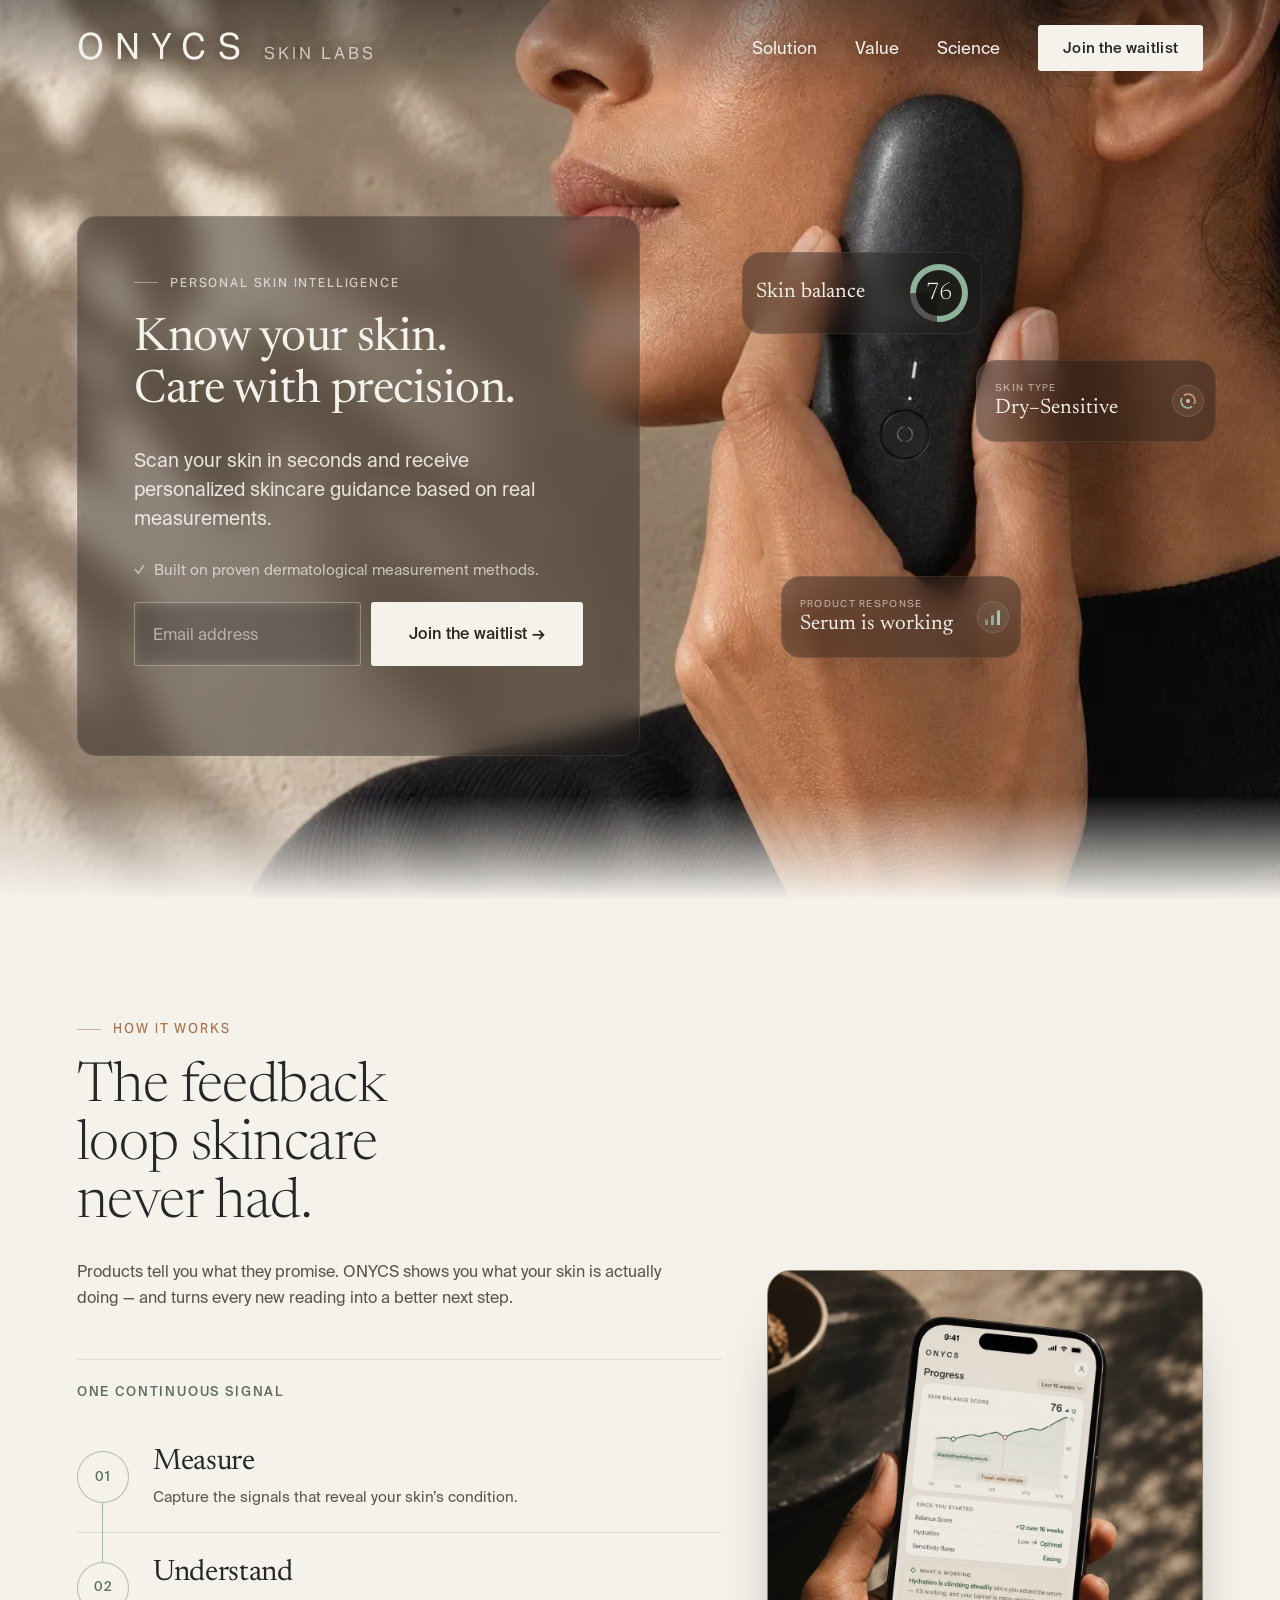
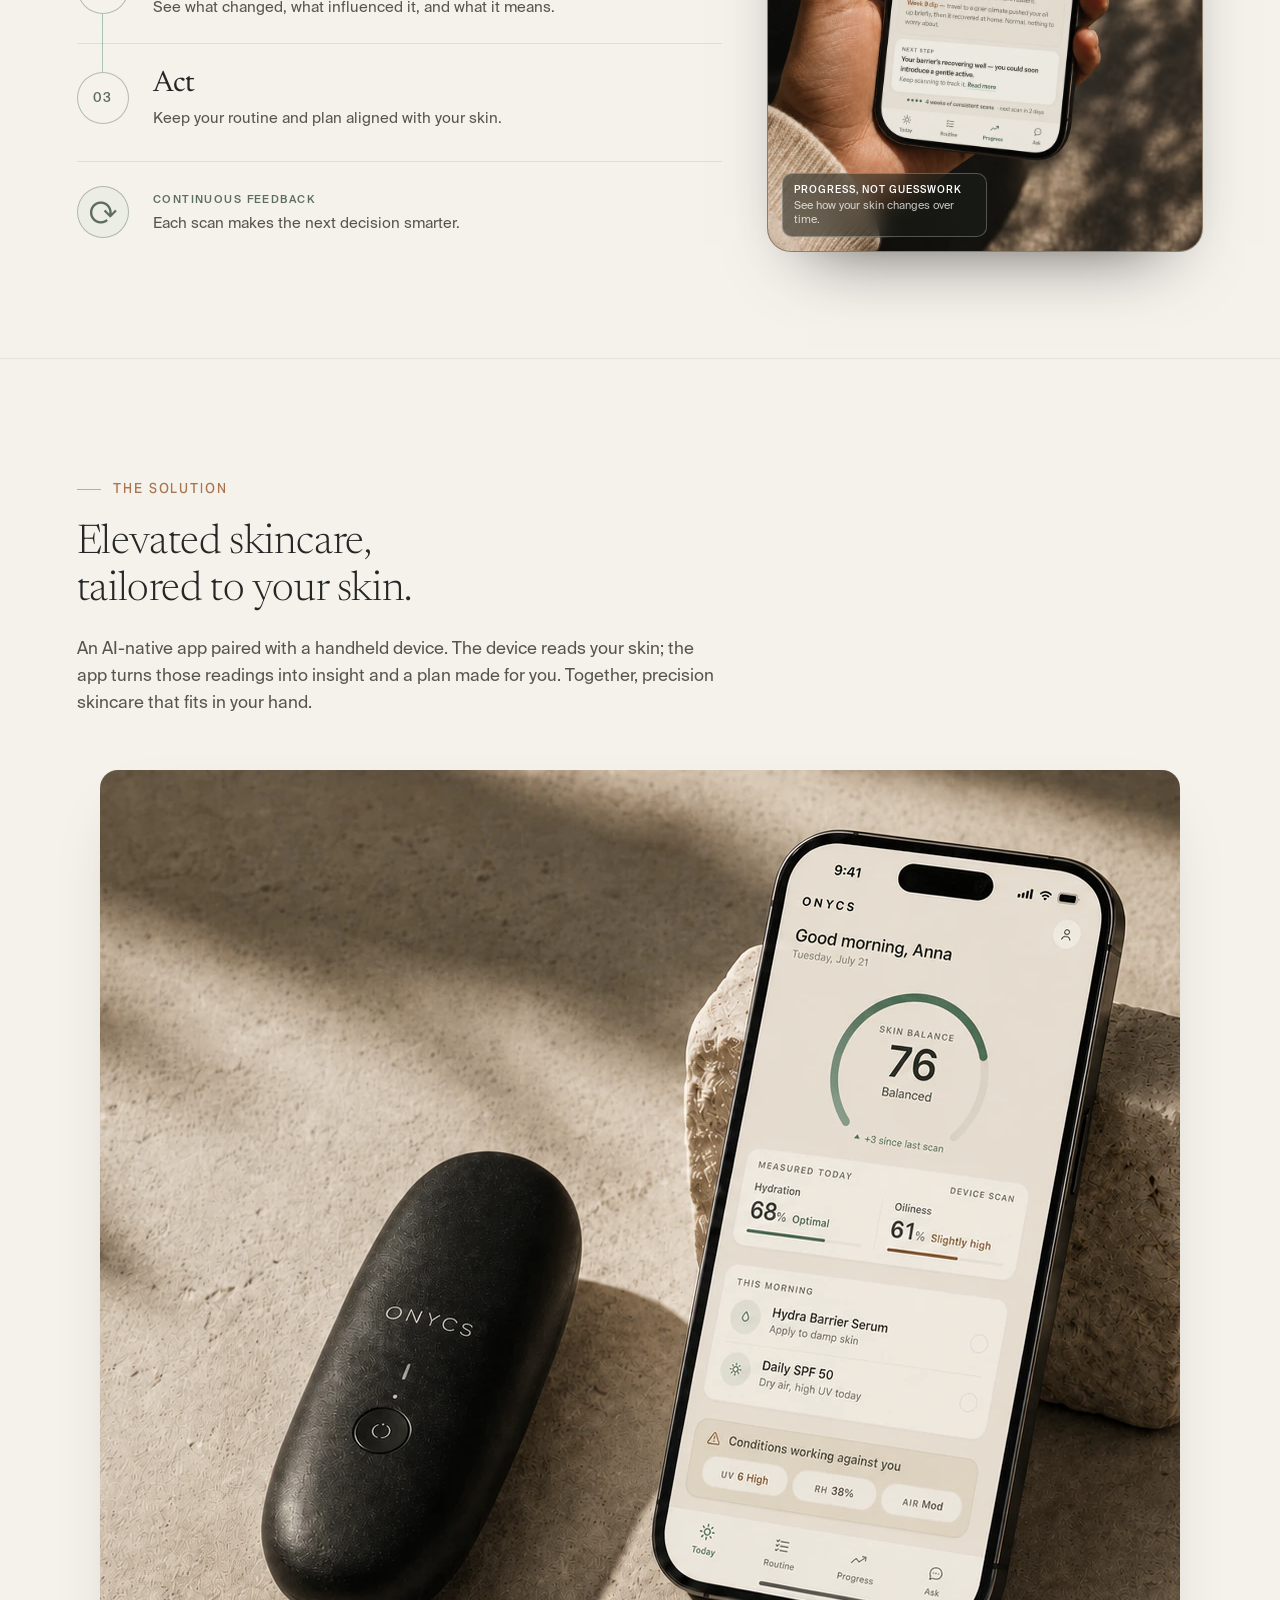
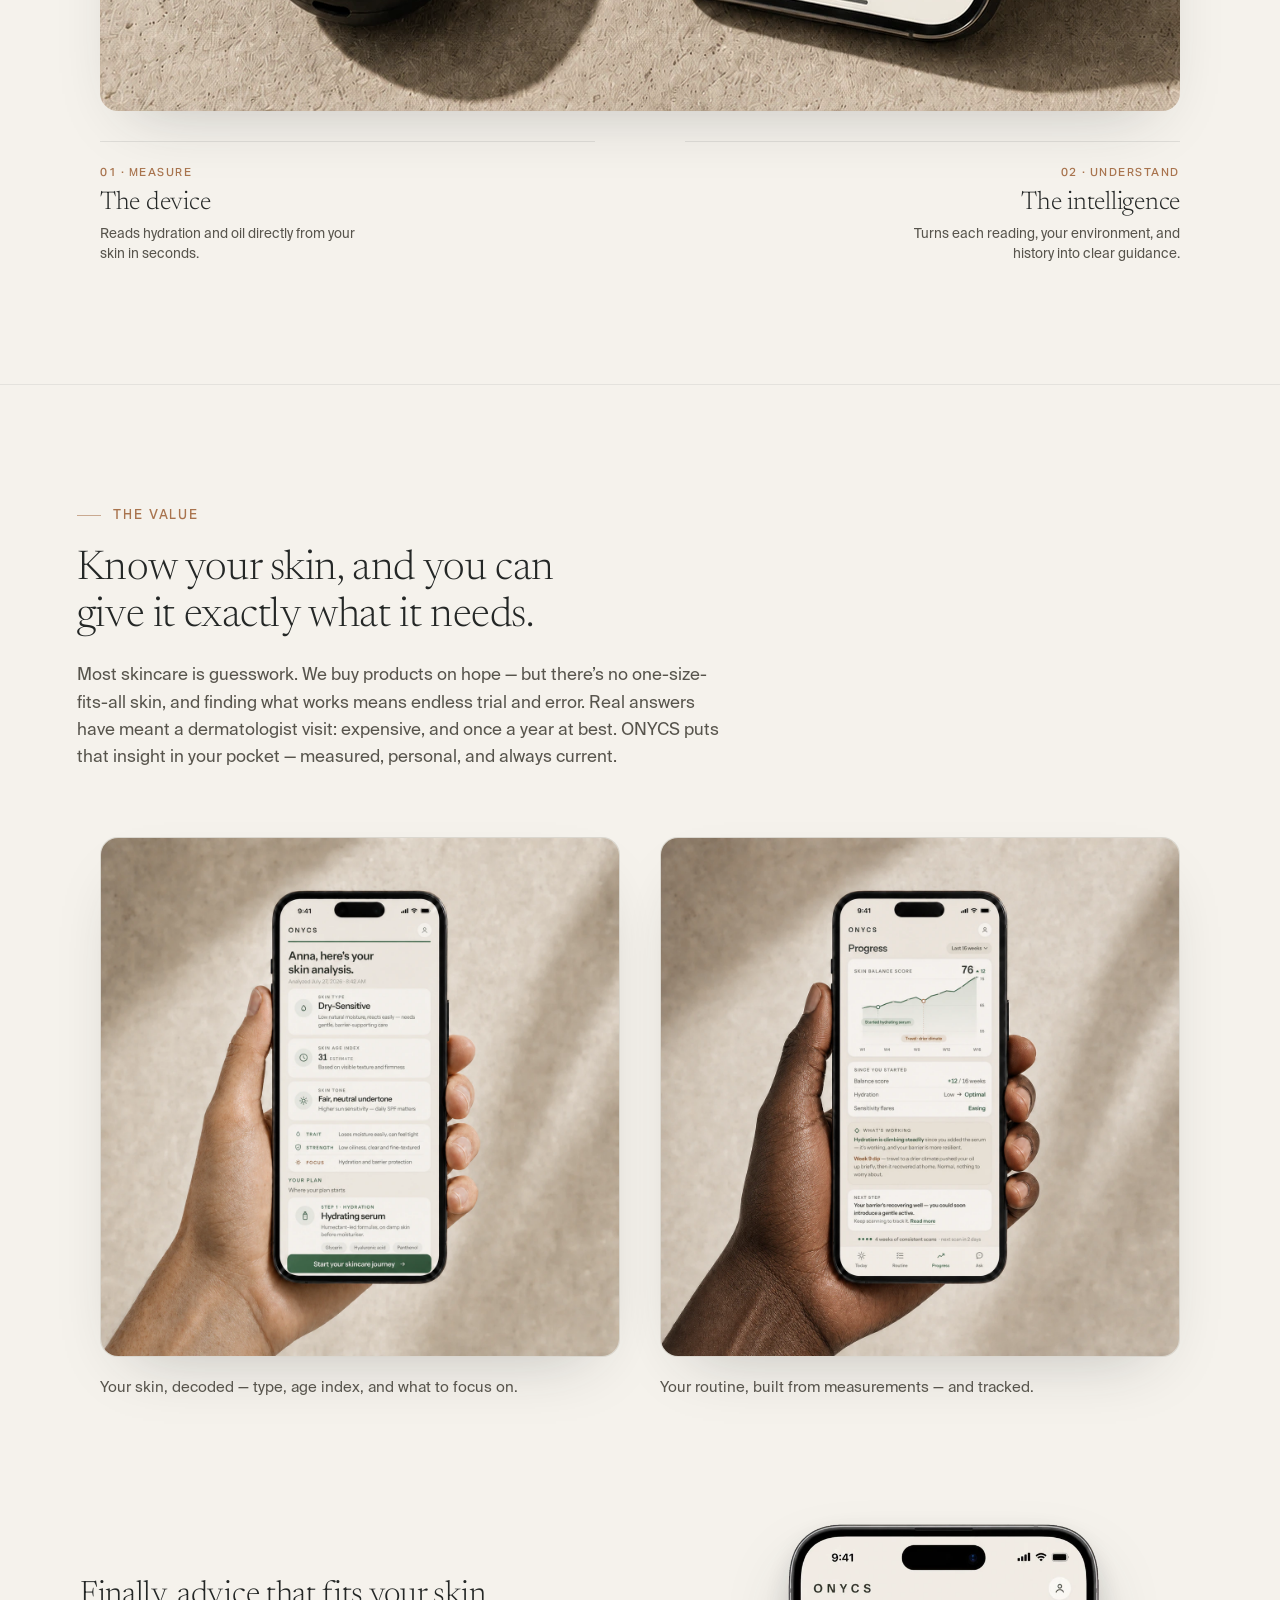
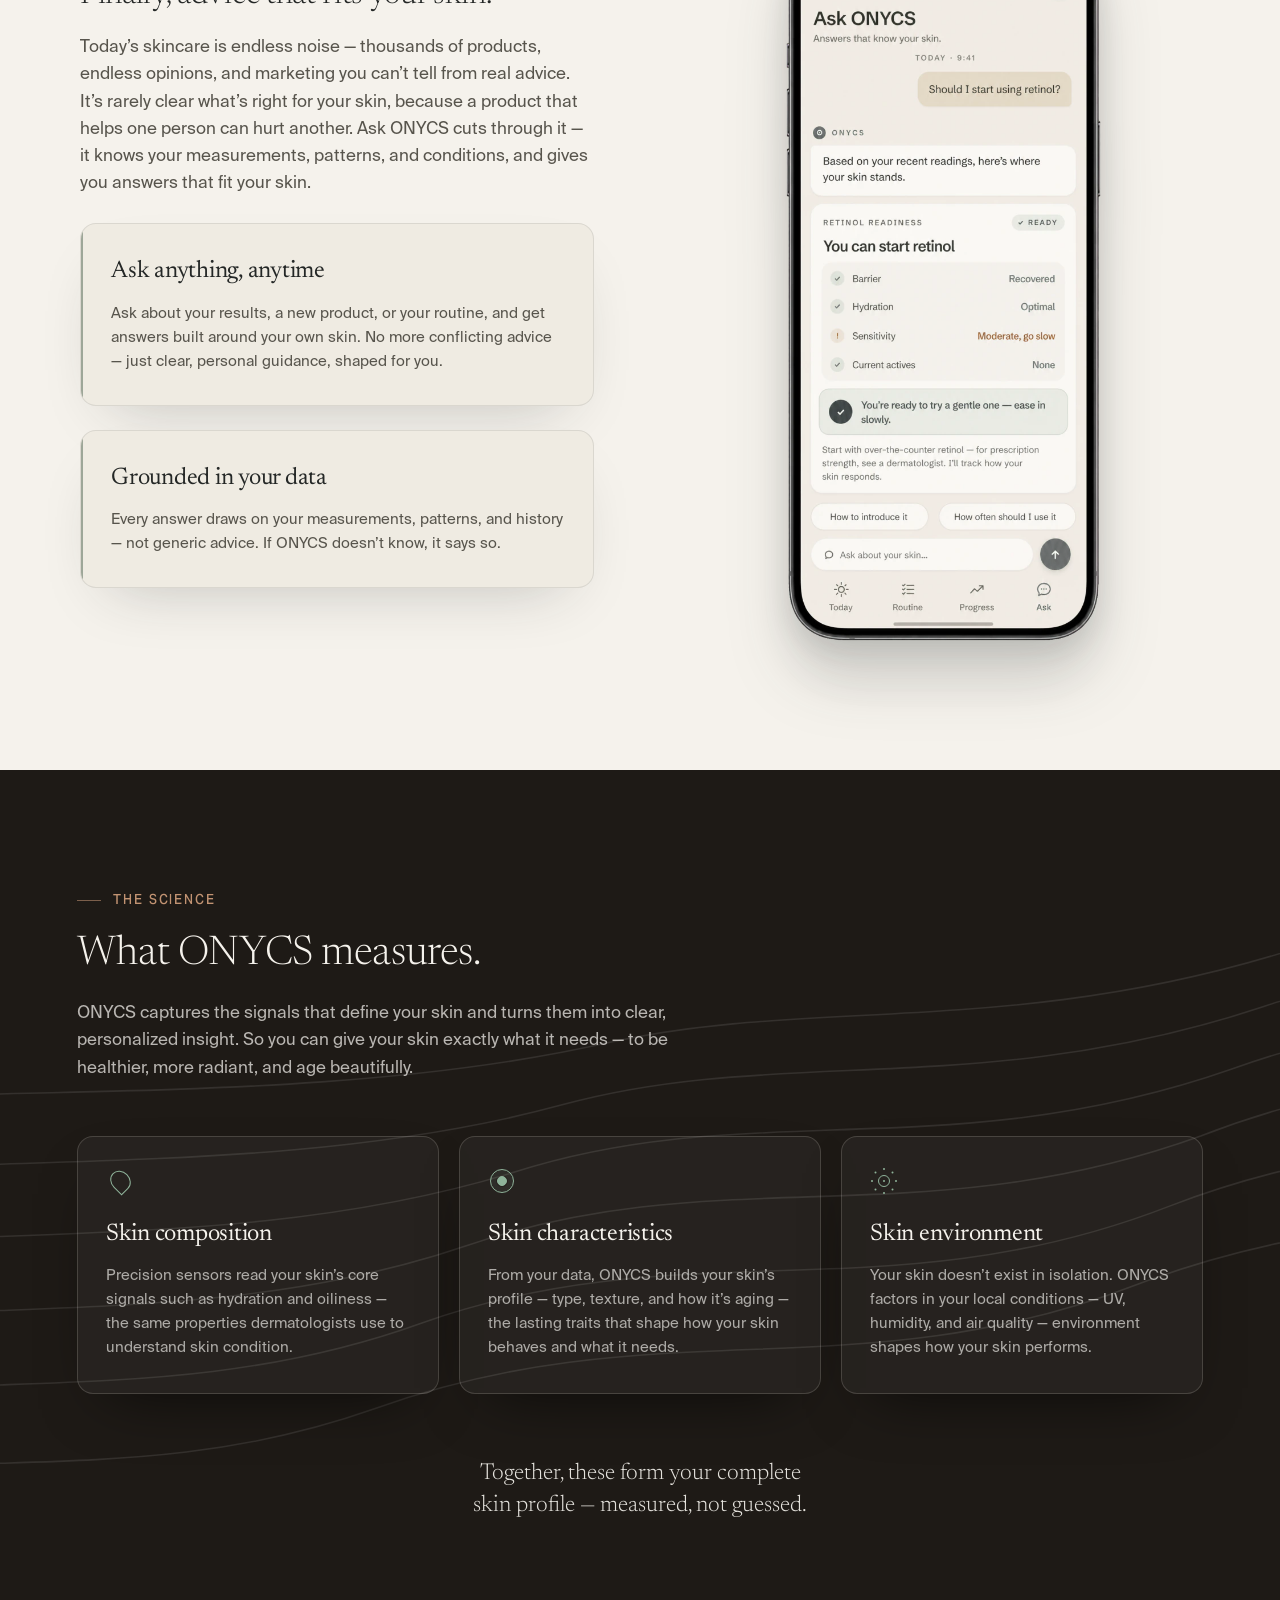
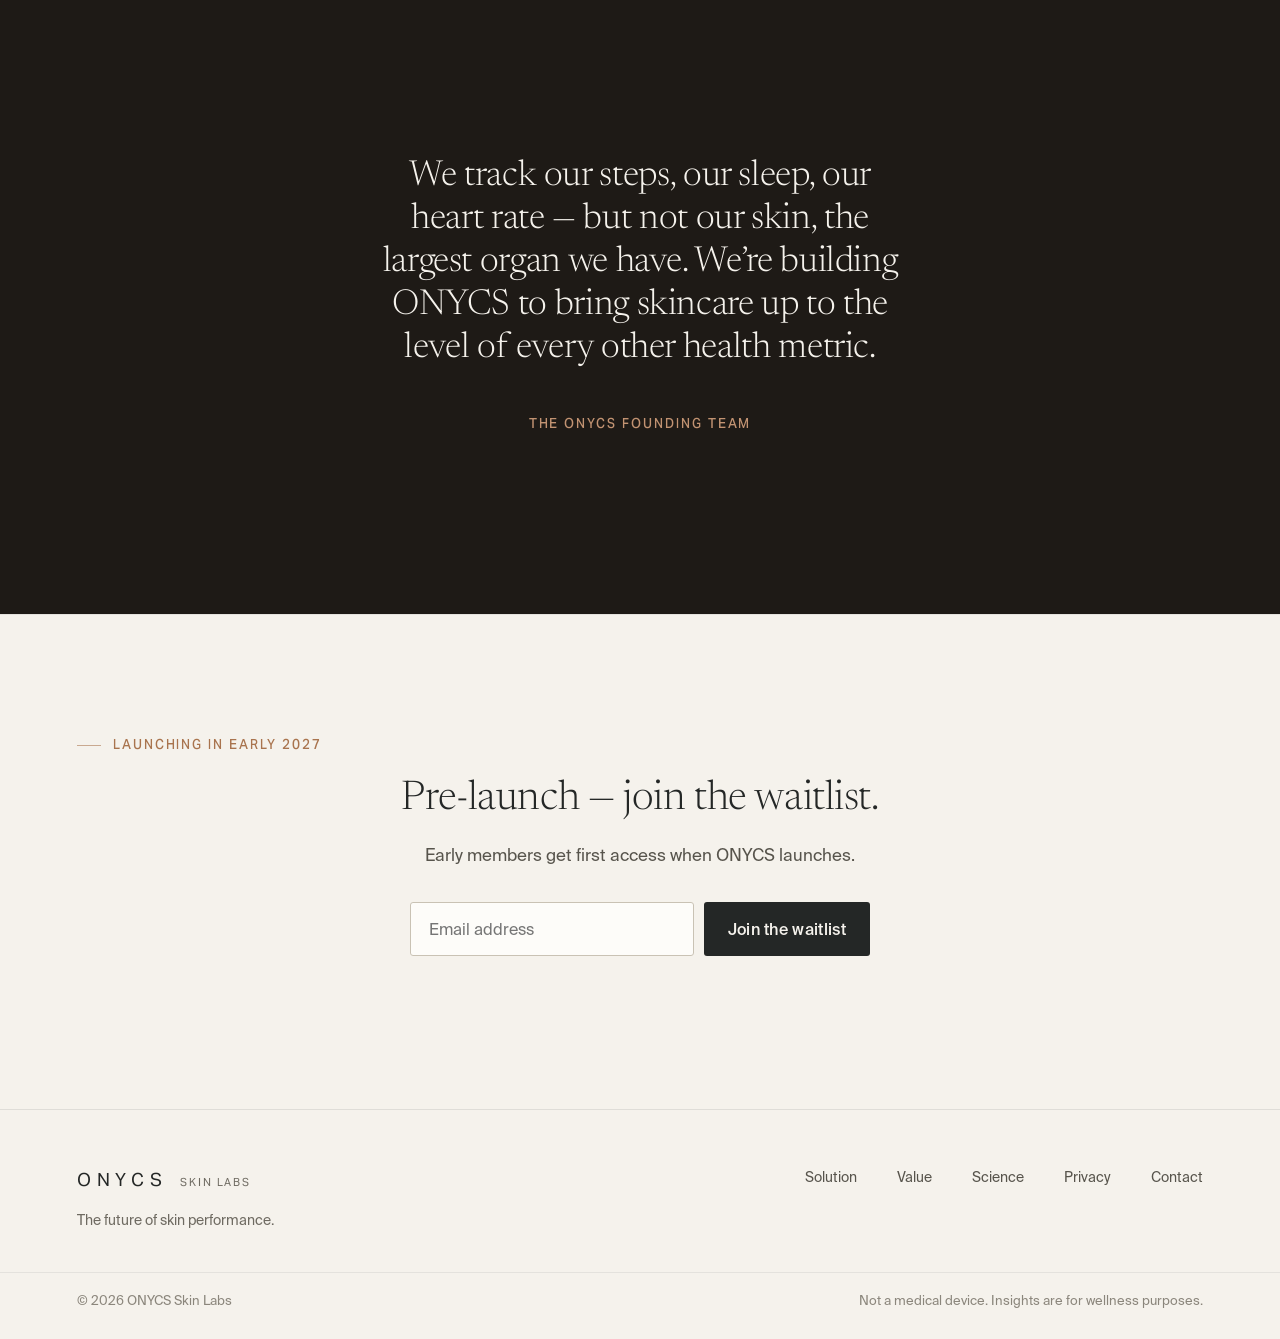
<file: index.html>
<!doctype html>
<html lang="en">
  <head>
    <meta charset="utf-8" />
    <meta name="viewport" content="width=device-width, initial-scale=1" />
    <meta name="theme-color" content="#1e1a16" />
    <link rel="icon" type="image/svg+xml" href="/assets/favicon.svg?v=20260728-transparent" />
    <link rel="icon" type="image/png" sizes="64x64" href="/assets/favicon-64.png?v=20260728-transparent" />
    <link rel="icon" type="image/png" sizes="512x512" href="/assets/favicon.png?v=20260728-transparent" />
    <link rel="apple-touch-icon" href="/assets/favicon.png?v=20260728-transparent" />
    <link rel="canonical" href="https://onycslabs.com/" />
    <script>
      if (
        location.protocol === "http:" &&
        (location.hostname === "onycslabs.com" ||
          location.hostname === "www.onycslabs.com")
      ) {
        location.replace(
          `https://onycslabs.com${location.pathname}${location.search}${location.hash}`,
        );
      }
    </script>
    <meta
      name="description"
      content="Scan your skin in seconds and receive personalized skincare guidance based on real measurements."
    />
    <meta property="og:type" content="website" />
    <meta property="og:title" content="ONYCS Skin Labs" />
    <meta
      property="og:description"
      content="Know your skin. Care with precision."
    />
    <meta property="og:url" content="https://onycslabs.com/" />
    <meta
      property="og:image"
      content="https://onycslabs.com/assets/og.png?v=20260727-screens"
    />
    <meta
      property="og:image:alt"
      content="ONYCS — Know your skin. Care with precision."
    />
    <meta name="twitter:card" content="summary_large_image" />
    <meta name="twitter:title" content="ONYCS Skin Labs" />
    <meta
      name="twitter:description"
      content="Know your skin. Care with precision."
    />
    <meta
      name="twitter:image"
      content="https://onycslabs.com/assets/og.png?v=20260727-screens"
    />
    <title>ONYCS Skin Labs — Know your skin. Care with precision.</title>
    <link rel="preconnect" href="https://fonts.googleapis.com" />
    <link rel="preconnect" href="https://fonts.gstatic.com" crossorigin />
    <link
      href="https://fonts.googleapis.com/css2?family=Newsreader:ital,opsz,wght@0,6..72,300;0,6..72,400;0,6..72,500;1,6..72,400&amp;display=swap"
      rel="stylesheet"
    />
    <link rel="stylesheet" href="styles.css?v=20260727-ui22" />
    <script src="script.js?v=20260727-motion3" defer></script>
  </head>
  <body>
    <a class="skip-link" href="#main">Skip to content</a>

    <header class="site-header">
      <a class="wordmark" href="#top" aria-label="ONYCS Skin Labs home">
        <span>ONYCS</span>
        <small>SKIN LABS</small>
      </a>
      <button
        class="menu-toggle"
        type="button"
        aria-label="Open navigation"
        aria-expanded="false"
        aria-controls="site-nav"
      >
        <span></span><span></span>
      </button>
      <nav id="site-nav" class="site-nav" aria-label="Primary navigation">
        <a href="#solution">Solution</a>
        <a href="#value">Value</a>
        <a href="#science">Science</a>
        <a class="nav-cta" href="#waitlist">Join the waitlist</a>
      </nav>
    </header>

    <main id="main">
      <section id="top" class="hero">
        <picture class="hero-media">
          <img
            class="hero-image"
            src="assets/hero.webp"
            alt="Woman measuring her skin with the ONYCS device"
            width="1456"
            height="819"
            fetchpriority="high"
          />
        </picture>
        <div class="hero-fade" aria-hidden="true"></div>
        <div class="hero-copy">
          <div class="glass-panel">
            <p class="eyebrow eyebrow-light">Personal skin intelligence</p>
            <h1>Know your skin.<br />Care with precision.</h1>
            <p class="hero-lede">
              Scan your skin in seconds and receive personalized skincare
              guidance based on real measurements.
            </p>
            <p class="proof">
              <span aria-hidden="true">✓</span>
              Built on proven dermatological measurement methods.
            </p>
            <form class="waitlist-form waitlist-form-hero" data-waitlist-form>
              <label class="sr-only" for="hero-email">Email address</label>
              <input
                id="hero-email"
                name="email"
                type="email"
                autocomplete="email"
                placeholder="Email address"
                required
              />
              <button type="submit">Join the waitlist <span>→</span></button>
              <p class="form-status" data-form-status aria-live="polite"></p>
            </form>
          </div>
        </div>

        <aside
          class="reading-card reading-card-balance"
          data-reading-card
          aria-label="Live skin balance reading"
        >
          <button
            class="reading-summary"
            type="button"
            aria-expanded="false"
            aria-controls="balance-details"
          >
            <strong>Skin balance</strong>
            <span class="score-ring"><span>76</span></span>
          </button>

          <div id="balance-details" class="reading-details">
            <div class="reading-details-inner">
              <p class="reading-status">
                <strong>Balanced</strong>
              </p>
              <div class="reading-metrics">
                <p>
                  <span>Hydration 68%</span><em>Optimal</em>
                </p>
                <p>
                  <span>Oil balance 61%</span
                  ><em class="warm">Slightly high</em>
                </p>
              </div>
              <p class="reading-note">
                Moisture and oil are close to your ideal range.
              </p>
            </div>
          </div>
        </aside>

        <aside
          class="reading-card reading-card-type"
          data-reading-card
          aria-label="Personalised skin type"
        >
          <button
            class="reading-summary reading-summary-insight"
            type="button"
            aria-expanded="false"
            aria-controls="skin-type-details"
          >
            <span class="reading-compact-copy">
              <span>Skin type</span>
              <strong>Dry–Sensitive</strong>
            </span>
            <span
              class="reading-state reading-state-skin"
              aria-hidden="true"
            ></span>
          </button>

          <div id="skin-type-details" class="reading-details">
            <div class="reading-details-inner">
              <p class="reading-status">
                <strong>Dry–Sensitive</strong>
              </p>
              <div class="reading-metrics">
                <p>
                  <span>Hydration pattern</span><em>Runs low</em>
                </p>
                <p>
                  <span>Sensitivity</span><em class="warm">Reactive</em>
                </p>
              </div>
              <p class="reading-note">
                Loses moisture quickly and responds best to gentler actives.
              </p>
            </div>
          </div>
        </aside>

        <aside
          class="reading-card reading-card-product"
          data-reading-card
          aria-label="Current product response"
        >
          <button
            class="reading-summary reading-summary-insight"
            type="button"
            aria-expanded="false"
            aria-controls="product-details"
          >
            <span class="reading-compact-copy">
              <span>Product response</span>
              <strong>Serum is working</strong>
            </span>
            <span
              class="reading-state reading-state-product"
              aria-hidden="true"
            >
              <i></i><i></i><i></i>
            </span>
          </button>

          <div id="product-details" class="reading-details">
            <div class="reading-details-inner">
              <p class="reading-status">
                <strong>Working well</strong>
              </p>
              <div class="reading-metrics">
                <p>
                  <span>Hydrating serum</span><em>+8 hydration</em>
                </p>
                <p>
                  <span>Since added</span><em>16 weeks</em>
                </p>
              </div>
              <p class="reading-note">
                Keep it in your routine — your skin is responding positively.
              </p>
            </div>
          </div>
        </aside>
      </section>

      <section id="how" class="section how">
        <div class="feedback-stage">
          <header class="feedback-heading">
            <p class="eyebrow">How it works</p>
            <h2>The feedback loop skincare never had.</h2>
            <p>
              Products tell you what they promise. ONYCS shows you what your
              skin is actually doing — and turns every new reading into a
              better next step.
            </p>
          </header>

          <div class="process-panel">
            <div class="process-intro">
              <p>One continuous signal</p>
            </div>

            <ol
              class="process-steps"
              aria-label="The ONYCS three-step feedback process"
            >
              <li class="process-step">
                <span class="process-index">01</span>
                <div>
                  <h3>Measure</h3>
                  <p>Capture the signals that reveal your skin’s condition.</p>
                </div>
              </li>
              <li class="process-step">
                <span class="process-index">02</span>
                <div>
                  <h3>Understand</h3>
                  <p>See what changed, what influenced it, and what it means.</p>
                </div>
              </li>
              <li class="process-step">
                <span class="process-index">03</span>
                <div>
                  <h3>Act</h3>
                  <p>Keep your routine and plan aligned with your skin.</p>
                </div>
              </li>
            </ol>

            <div class="process-return">
              <span class="process-return-mark" aria-hidden="true">⟳</span>
              <p>
                <strong>Continuous feedback</strong>
                <span>Each scan makes the next decision smarter.</span>
              </p>
            </div>
          </div>

          <figure class="feedback-phone">
            <img
              src="assets/progress-hand.webp?v=20260727-screens"
              alt="ONYCS app showing how the user's skin changes over time"
              width="1086"
              height="1448"
              loading="lazy"
            />
            <figcaption>
              <span>Progress, not guesswork</span>
              See how your skin changes over time.
            </figcaption>
          </figure>
        </div>
      </section>

      <section id="solution" class="section solution">
        <div class="section-heading">
          <p class="eyebrow">The solution</p>
          <h2>Elevated skincare, tailored to your skin.</h2>
          <p>
            An AI-native app paired with a handheld device. The device reads
            your skin; the app turns those readings into insight and a plan
            made for you. Together, precision skincare that fits in your hand.
          </p>
        </div>
        <figure class="solution-figure">
          <img
            class="solution-image-desktop"
            src="assets/device-app.webp?v=20260727-screens"
            alt="ONYCS device and app on natural stone"
            width="1672"
            height="941"
            loading="lazy"
          />
          <img
            class="solution-image-mobile"
            src="assets/device-app-mobile.webp?v=20260727-screens"
            alt="ONYCS device and app on natural stone"
            width="887"
            height="1109"
            loading="lazy"
          />
          <figcaption class="solution-labels">
            <div class="solution-label">
              <span>01 · Measure</span>
              <h3>The device</h3>
              <p>Reads hydration and oil directly from your skin in seconds.</p>
            </div>
            <div class="solution-label">
              <span>02 · Understand</span>
              <h3>The intelligence</h3>
              <p>
                Turns each reading, your environment, and history into clear
                guidance.
              </p>
            </div>
          </figcaption>
        </figure>
      </section>

      <section id="value" class="section value">
        <div class="section-heading section-heading-wide">
          <p class="eyebrow">The value</p>
          <h2>Know your skin, and you can give it exactly what it needs.</h2>
          <p>
            Most skincare is guesswork. We buy products on hope — but there’s
            no one-size-fits-all skin, and finding what works means endless
            trial and error. Real answers have meant a dermatologist visit:
            expensive, and once a year at best. ONYCS puts that insight in your
            pocket — measured, personal, and always current.
          </p>
        </div>
        <div class="two-up value-images">
          <figure>
            <div class="image-frame">
              <img
                src="assets/skin-analysis.webp?v=20260727-screens"
                alt="ONYCS app showing a personalized skin analysis"
                width="1254"
                height="1254"
                loading="lazy"
              />
            </div>
            <figcaption>
              Your skin, decoded — type, age index, and what to focus on.
            </figcaption>
          </figure>
          <figure>
            <div class="image-frame">
              <img
                src="assets/progress.webp?v=20260727-screens"
                alt="ONYCS app tracking skin progress over time"
                width="1254"
                height="1254"
                loading="lazy"
              />
            </div>
            <figcaption>
              Your routine, built from measurements — and tracked.
            </figcaption>
          </figure>
        </div>

        <div class="advisor-grid">
          <div>
            <h2>Finally, advice that fits your skin.</h2>
            <p class="advisor-intro">
              Today’s skincare is endless noise — thousands of products,
              endless opinions, and marketing you can’t tell from real advice.
              It’s rarely clear what’s right for your skin, because a product
              that helps one person can hurt another. Ask ONYCS cuts through it
              — it knows your measurements, patterns, and conditions, and gives
              you answers that fit your skin.
            </p>
            <article class="advisor-card">
              <h3>Ask anything, anytime</h3>
              <p>
                Ask about your results, a new product, or your routine, and get
                answers built around your own skin. No more conflicting advice
                — just clear, personal guidance, shaped for you.
              </p>
            </article>
            <article class="advisor-card">
              <h3>Grounded in your data</h3>
              <p>
                Every answer draws on your measurements, patterns, and history
                — not generic advice. If ONYCS doesn’t know, it says so.
              </p>
            </article>
          </div>
          <div class="advisor-phone">
            <img
              src="assets/ask-onycs.webp?v=20260727-advisor2"
              alt="Ask ONYCS personalized skincare advisor"
              width="597"
              height="1291"
              loading="lazy"
            />
          </div>
        </div>
      </section>

      <section id="science" class="science">
        <svg
          class="topo-lines"
          viewBox="0 0 1280 560"
          preserveAspectRatio="xMidYMid slice"
          aria-hidden="true"
        >
          <g fill="none">
            <path d="M-40 480c220-60 340-10 510-70 180-65 310-10 490-80 160-60 280-30 370-70" />
            <path d="M-40 430c210-60 360-10 540-75 170-60 300-5 480-75 150-58 260-30 350-70" />
            <path d="M-40 380c200-55 380-10 570-75 160-55 290-5 470-70 140-55 240-30 330-70" />
            <path d="M-40 330c190-50 400-10 600-72 150-48 280-3 460-66 130-47 220-27 310-67" />
            <path d="M-40 280c180-45 420-8 630-65 140-38 270-3 450-63 120-40 200-24 290-62" />
            <path d="M-40 230c170-38 440-5 660-55 130-29 260-3 440-60 110-35 180-23 270-57" />
          </g>
        </svg>
        <div class="science-content">
          <div class="section-heading">
            <p class="eyebrow">The science</p>
            <h2>What ONYCS measures.</h2>
            <p>
              ONYCS captures the signals that define your skin and turns them
              into clear, personalized insight. So you can give your skin
              exactly what it needs — to be healthier, more radiant, and age
              beautifully.
            </p>
          </div>
          <div class="science-grid">
            <article>
              <span
                class="science-icon science-droplet"
                aria-hidden="true"
              ></span>
              <h3>Skin composition</h3>
              <p>
                Precision sensors read your skin’s core signals such as
                hydration and oiliness — the same properties dermatologists use
                to understand skin condition.
              </p>
            </article>
            <article>
              <span
                class="science-icon science-target"
                aria-hidden="true"
              ></span>
              <h3>Skin characteristics</h3>
              <p>
                From your data, ONYCS builds your skin’s profile — type,
                texture, and how it’s aging — the lasting traits that shape how
                your skin behaves and what it needs.
              </p>
            </article>
            <article>
              <span
                class="science-icon science-sun"
                aria-hidden="true"
              ></span>
              <h3>Skin environment</h3>
              <p>
                Your skin doesn’t exist in isolation. ONYCS factors in your
                local conditions — UV, humidity, and air quality — environment
                shapes how your skin performs.
              </p>
            </article>
          </div>
          <p class="science-summary">
            Together, these form your complete skin profile — measured, not
            guessed.
          </p>
        </div>
      </section>

      <section class="founder-note">
        <blockquote>
          We track our steps, our sleep, our heart rate — but not our skin, the
          largest organ we have. We’re building ONYCS to bring skincare up to
          the level of every other health metric.
        </blockquote>
        <p>The ONYCS founding team</p>
      </section>

      <section id="waitlist" class="final-cta section">
        <p class="eyebrow">Launching in early 2027</p>
        <h2>Pre-launch — join the waitlist.</h2>
        <p>Early members get first access when ONYCS launches.</p>
        <form class="waitlist-form waitlist-form-light" data-waitlist-form>
          <label class="sr-only" for="cta-email">Email address</label>
          <input
            id="cta-email"
            name="email"
            type="email"
            autocomplete="email"
            placeholder="Email address"
            required
          />
          <button type="submit">Join the waitlist</button>
          <p class="form-status" data-form-status aria-live="polite"></p>
        </form>
      </section>
    </main>

    <footer>
      <div class="footer-main">
        <div>
          <a class="footer-wordmark" href="#top">
            <span>ONYCS</span><small>SKIN LABS</small>
          </a>
          <p>The future of skin performance.</p>
        </div>
        <nav class="footer-nav" aria-label="Footer navigation">
          <a href="#solution">Solution</a>
          <a href="#value">Value</a>
          <a href="#science">Science</a>
          <button type="button" data-dialog-open="privacy-dialog">Privacy</button>
          <a href="mailto:hello@onycslabs.com">Contact</a>
        </nav>
      </div>
      <div class="footer-meta">
        <span>© 2026 ONYCS Skin Labs</span>
        <span>Not a medical device. Insights are for wellness purposes.</span>
      </div>
    </footer>

    <dialog id="privacy-dialog" class="privacy-dialog">
      <button
        class="dialog-close"
        type="button"
        data-dialog-close
        aria-label="Close privacy notice"
      >
        ×
      </button>
      <p class="eyebrow">Privacy</p>
      <h2>Your email stays yours.</h2>
      <p>
        We use the email address you provide only to manage early-access
        updates for ONYCS. We do not sell it. To request removal, contact
        <a href="mailto:hello@onycslabs.com">hello@onycslabs.com</a>.
      </p>
      <button class="dialog-button" type="button" data-dialog-close>Close</button>
    </dialog>
  </body>
</html>
</file>
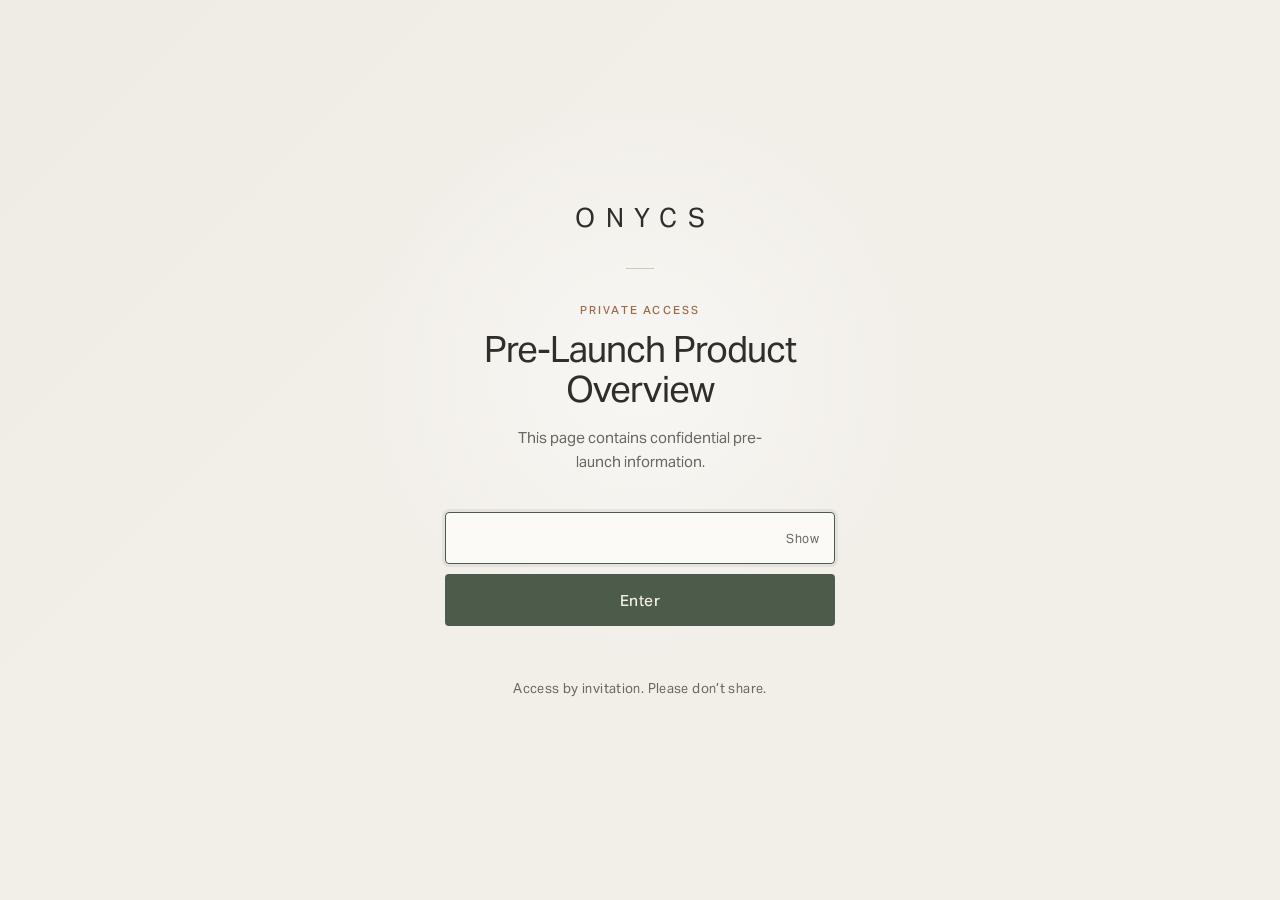
<file: product/index.html>
<!doctype html>
<html lang="en">
  <head>
    <meta charset="utf-8" />
    <meta name="viewport" content="width=device-width, initial-scale=1" />
    <meta
      name="robots"
      content="noindex, nofollow, noarchive, nosnippet, noimageindex"
    />
    <meta name="referrer" content="no-referrer" />
    <meta name="theme-color" content="#f2efe9" />
    <link rel="icon" type="image/svg+xml" href="/assets/favicon.svg?v=20260728-transparent" />
    <link rel="icon" type="image/png" sizes="64x64" href="/assets/favicon-64.png?v=20260728-transparent" />
    <link rel="icon" type="image/png" sizes="512x512" href="/assets/favicon.png?v=20260728-transparent" />
    <link rel="apple-touch-icon" href="/assets/favicon.png?v=20260728-transparent" />
    <title>ONYCS · Private access</title>
    <link rel="stylesheet" href="gate.css" />
    <script src="unlock.js" defer></script>
  </head>
  <body>
    <main class="gate" aria-labelledby="gate-title">
      <section class="gate-card">
        <a class="wordmark" href="/" aria-label="Return to ONYCS home">ONYCS</a>
        <div class="rule" aria-hidden="true"></div>

        <p class="eyebrow">Private access</p>
        <h1 id="gate-title">Pre-Launch Product Overview</h1>
        <p class="intro">
          This page contains confidential pre-launch information.
        </p>

        <form id="unlock-form" class="unlock-form" novalidate>
          <label for="password">Password</label>
          <div class="password-field">
            <input
              id="password"
              name="password"
              type="password"
              autocomplete="current-password"
              spellcheck="false"
              required
              autofocus
            />
            <button
              id="toggle-password"
              class="toggle-password"
              type="button"
              aria-label="Show password"
              aria-pressed="false"
            >
              Show
            </button>
          </div>
          <button id="unlock-button" class="unlock-button" type="submit">
            <span class="button-label">Enter</span>
            <span class="spinner" aria-hidden="true"></span>
          </button>
          <p id="status" class="status" role="status" aria-live="polite"></p>
        </form>

        <p class="note">Access by invitation. Please don’t share.</p>
      </section>
    </main>
  </body>
</html>
</file>
<file: styles.css>
@font-face {
  font-family: "Suisse Intl";
  src: url("assets/fonts/SuisseIntl-Regular.otf") format("opentype");
  font-weight: 400;
  font-display: swap;
}

@font-face {
  font-family: "Suisse Intl";
  src: url("assets/fonts/SuisseIntl-Medium.otf") format("opentype");
  font-weight: 500;
  font-display: swap;
}

@font-face {
  font-family: "Aktiv Grotesk";
  src: url("assets/fonts/AktivGrotesk_Rg.ttf") format("truetype");
  font-weight: 400;
  font-display: swap;
}

@font-face {
  font-family: "Aktiv Grotesk";
  src: url("assets/fonts/AktivGrotesk_Md.ttf") format("truetype");
  font-weight: 500;
  font-display: swap;
}

:root {
  --ink: #242726;
  --body: #57544c;
  --muted: #8b867c;
  --paper: #f5f2ec;
  --panel: #efebe2;
  --dark: #1e1a16;
  --terracotta: #a9744e;
  --green: #5c6e5b;
  --mint: #8fb39a;
  --line: rgba(36, 39, 38, 0.1);
  --serif: "Newsreader", Iowan Old Style, Baskerville, Georgia, serif;
  --sans: "Suisse Intl", "Aktiv Grotesk", system-ui, sans-serif;
}

* {
  box-sizing: border-box;
}

html {
  scroll-behavior: smooth;
  scroll-padding-top: 96px;
}

body {
  margin: 0;
  background: var(--paper);
  color: var(--ink);
  font-family: var(--sans);
  line-height: 1.6;
  -webkit-font-smoothing: antialiased;
}

body.menu-open {
  overflow: hidden;
}

img {
  display: block;
  max-width: 100%;
}

a {
  color: inherit;
  text-decoration: none;
}

button,
a,
input {
  -webkit-tap-highlight-color: transparent;
}

button,
input {
  font: inherit;
}

button {
  color: inherit;
}

a:focus-visible,
button:focus-visible {
  outline: 2px solid var(--terracotta);
  outline-offset: 4px;
}

input:focus-visible {
  outline: none;
  border-color: rgba(143, 179, 154, 0.78);
  box-shadow: 0 0 0 3px rgba(143, 179, 154, 0.16);
}

.skip-link {
  position: fixed;
  z-index: 100;
  top: 12px;
  left: 12px;
  padding: 10px 15px;
  background: var(--paper);
  color: var(--ink);
  transform: translateY(-160%);
}

.skip-link:focus {
  transform: translateY(0);
}

.sr-only {
  position: absolute;
  width: 1px;
  height: 1px;
  padding: 0;
  margin: -1px;
  overflow: hidden;
  clip: rect(0, 0, 0, 0);
  white-space: nowrap;
  border: 0;
}

.site-header {
  position: fixed;
  z-index: 50;
  inset: 0 0 auto;
  height: 96px;
  padding: 0 6%;
  display: flex;
  align-items: center;
  justify-content: space-between;
  color: var(--paper);
  background: linear-gradient(
    to bottom,
    rgba(20, 18, 16, 0.46),
    rgba(20, 18, 16, 0.18) 60%,
    transparent
  );
  text-shadow: 0 1px 14px rgba(20, 18, 16, 0.35);
  transition:
    background 220ms ease,
    color 220ms ease,
    border-color 220ms ease;
}

.site-header.is-solid {
  color: var(--ink);
  background: rgba(245, 242, 236, 0.92);
  border-bottom: 1px solid var(--line);
  backdrop-filter: blur(12px);
  text-shadow: none;
}

.wordmark,
.footer-wordmark {
  display: flex;
  align-items: baseline;
  gap: 12px;
  white-space: nowrap;
}

.wordmark span {
  font-family: "Aktiv Grotesk", sans-serif;
  font-size: 35px;
  letter-spacing: 0.32em;
  line-height: 1;
}

.wordmark small {
  color: rgba(245, 242, 236, 0.72);
  font-family: "Aktiv Grotesk", sans-serif;
  font-size: 17px;
  letter-spacing: 0.18em;
}

.is-solid .wordmark small {
  color: #6e6a61;
}

.site-nav {
  display: flex;
  align-items: center;
  gap: 38px;
  font-size: 17px;
}

.site-nav > a:not(.nav-cta),
.footer-nav a,
.footer-nav button {
  transition: color 160ms ease;
}

.site-nav > a:not(.nav-cta):hover,
.footer-nav a:hover,
.footer-nav button:hover {
  color: #8fb39a;
}

.is-solid .site-nav > a:not(.nav-cta):hover {
  color: var(--green);
}

.nav-cta {
  min-height: 46px;
  padding: 0 24px;
  border: 1px solid transparent;
  border-radius: 3px;
  display: inline-flex;
  align-items: center;
  background: var(--paper);
  color: var(--ink);
  font-size: 15px;
  font-weight: 500;
  letter-spacing: 0.02em;
  text-shadow: none;
  transition:
    background 220ms ease,
    color 220ms ease,
    transform 180ms ease;
}

.nav-cta:hover {
  transform: translateY(-1px);
}

.is-solid .nav-cta {
  background: var(--ink);
  color: var(--paper);
}

.menu-toggle {
  display: none;
  width: 44px;
  height: 44px;
  padding: 0;
  border: 0;
  background: transparent;
}

.menu-toggle span {
  display: block;
  width: 23px;
  height: 1px;
  margin: 6px auto;
  background: currentColor;
  transition: transform 180ms ease;
}

.hero {
  position: relative;
  min-height: 100svh;
  overflow: hidden;
  background: var(--paper);
}

.hero-media {
  position: absolute;
  inset: 0;
  display: block;
  -webkit-mask-image: linear-gradient(
    to bottom,
    #000 0%,
    #000 calc(100% - 104px),
    transparent 100%
  );
  mask-image: linear-gradient(
    to bottom,
    #000 0%,
    #000 calc(100% - 104px),
    transparent 100%
  );
}

.hero-image {
  width: 100%;
  height: 100%;
  object-fit: cover;
  object-position: 56% 26%;
}

.hero-fade {
  display: none;
}

.hero-copy {
  position: relative;
  z-index: 2;
  width: 44%;
  min-height: calc(100svh - 120px);
  margin: 96px 0 24px 6%;
  display: flex;
  align-items: center;
}

.glass-panel,
.reading-card {
  border: 1px solid rgba(255, 255, 255, 0.08);
  border-radius: 20px;
  background: rgba(30, 26, 22, 0.42);
  color: var(--paper);
  backdrop-filter: blur(12px);
}

.glass-panel {
  width: 100%;
  padding: clamp(36px, 4.4vw, 64px);
}

.eyebrow {
  margin: 0 0 20px;
  display: flex;
  align-items: center;
  gap: 12px;
  color: var(--terracotta);
  font-family: "Aktiv Grotesk", sans-serif;
  font-size: max(13px, 0.9vw);
  font-weight: 500;
  letter-spacing: 0.15em;
  text-transform: uppercase;
}

.eyebrow::before {
  content: "";
  width: 24px;
  height: 1px;
  flex: none;
  background: currentColor;
  opacity: 0.58;
}

.eyebrow-light {
  color: rgba(245, 242, 236, 0.75);
  font-size: max(11px, 0.95vw);
}

h1,
h2,
h3,
blockquote {
  font-family: var(--serif);
  font-weight: 300;
  letter-spacing: -0.01em;
}

.hero h1 {
  margin: 0;
  color: var(--paper);
  font-size: clamp(46px, 3.5vw, 68px);
  font-weight: 400;
  line-height: 1.14;
}

.hero-lede {
  max-width: 34em;
  margin: 28px 0 0;
  color: rgba(245, 242, 236, 0.9);
  font-size: max(19px, 1.35vw);
  line-height: 1.55;
}

.proof {
  margin: 24px 0 0;
  display: flex;
  align-items: center;
  gap: 9px;
  color: rgba(245, 242, 236, 0.7);
  font-size: max(15px, 1vw);
}

.proof span {
  color: rgba(245, 242, 236, 0.72);
}

.waitlist-form {
  position: relative;
  display: flex;
  gap: 10px;
}

.waitlist-form input,
.waitlist-form button {
  height: 54px;
  border-radius: 3px;
}

.waitlist-form input {
  min-width: 0;
  padding: 0 18px;
  outline: none;
}

.waitlist-form button {
  padding: 0 24px;
  border: 0;
  font-weight: 500;
  letter-spacing: 0.02em;
  cursor: pointer;
  white-space: nowrap;
  transition:
    transform 180ms ease,
    background-color 180ms ease,
    box-shadow 180ms ease;
}

.waitlist-form button:hover:not(:disabled) {
  transform: translateY(-1px);
  box-shadow: 0 12px 30px -18px rgba(20, 18, 16, 0.5);
}

.waitlist-form button:disabled {
  cursor: default;
  opacity: 0.65;
}

.waitlist-form-hero {
  max-width: 600px;
  margin-top: 20px;
  flex-wrap: wrap;
}

.waitlist-form-hero input,
.waitlist-form-hero button {
  height: 64px;
  font-size: max(16px, 1.1vw);
}

.waitlist-form-hero input {
  flex: 1 1 200px;
  border: 1px solid rgba(245, 242, 236, 0.32);
  background: rgba(245, 242, 236, 0.1);
  color: var(--paper);
  backdrop-filter: blur(6px);
}

.waitlist-form-hero input::placeholder {
  color: rgba(245, 242, 236, 0.56);
}

.waitlist-form-hero button {
  flex: 1 1 auto;
  background: var(--paper);
  color: #2a2620;
}

.form-status {
  flex: 1 0 100%;
  min-height: 1.5em;
  margin: 2px 0 0;
  color: inherit;
  font-size: 14px;
}

.form-status.is-error {
  color: #c57a68;
}

.reading-card {
  position: absolute;
  z-index: 3;
  width: 240px;
  padding: 11px 13px;
  overflow: hidden;
  box-shadow: 0 30px 70px -34px rgba(0, 0, 0, 0.8);
  transition:
    top 420ms cubic-bezier(0.22, 1, 0.36, 1),
    width 420ms cubic-bezier(0.22, 1, 0.36, 1),
    padding 420ms cubic-bezier(0.22, 1, 0.36, 1),
    background-color 350ms ease,
    box-shadow 350ms ease;
}

.reading-card-balance {
  top: 28%;
  left: 58%;
  animation: reading-float 8s ease-in-out infinite;
}

.reading-card-type {
  top: 40%;
  right: 5%;
  animation: reading-float 9s ease-in-out -2.8s infinite reverse;
}

.reading-card-product {
  top: 64%;
  bottom: auto;
  left: 61%;
  animation: reading-float 8.5s ease-in-out -5.2s infinite;
}

@keyframes reading-float {
  0%,
  100% {
    translate: 0 0;
  }
  50% {
    translate: 0 -5px;
  }
}

.reading-summary {
  width: 100%;
  min-height: 58px;
  padding: 0;
  display: grid;
  grid-template-columns: minmax(0, 1fr) 58px;
  align-items: center;
  gap: 14px;
  border: 0;
  background: transparent;
  color: inherit;
  text-align: left;
  cursor: pointer;
}

.reading-summary-insight {
  min-height: 58px;
  grid-template-columns: minmax(0, 1fr) 28px;
  gap: 16px;
  padding-inline: 5px 2px;
}

.reading-compact-copy {
  min-width: 0;
  display: grid;
  gap: 3px;
}

.reading-compact-copy > span {
  color: rgba(245, 242, 236, 0.58);
  font-family: "Aktiv Grotesk", sans-serif;
  font-size: 10px;
  font-weight: 500;
  letter-spacing: 0.13em;
  line-height: 1.2;
  text-transform: uppercase;
}

.reading-compact-copy strong {
  overflow: hidden;
  font-family: var(--serif);
  font-size: 21px;
  font-weight: 400;
  line-height: 1.1;
  text-overflow: ellipsis;
  white-space: nowrap;
}

.reading-state {
  position: relative;
  width: 32px;
  height: 32px;
  border: 1px solid rgba(245, 242, 236, 0.14);
  border-radius: 50%;
  background: rgba(245, 242, 236, 0.06);
}

.reading-state-skin::before {
  content: "";
  position: absolute;
  inset: 7px;
  border-radius: 50%;
  background: conic-gradient(
    from -35deg,
    #c29372 0 42%,
    transparent 42% 50%,
    #8fb39a 50% 92%,
    transparent 92%
  );
  -webkit-mask: radial-gradient(
    farthest-side,
    transparent calc(100% - 2px),
    #000 calc(100% - 2px)
  );
  mask: radial-gradient(
    farthest-side,
    transparent calc(100% - 2px),
    #000 calc(100% - 2px)
  );
}

.reading-state-skin::after {
  content: "";
  position: absolute;
  top: calc(50% - 2px);
  left: calc(50% - 2px);
  width: 4px;
  aspect-ratio: 1;
  border-radius: 50%;
  background: rgba(245, 242, 236, 0.72);
}

.reading-state-product {
  padding: 8px 7px 7px;
  display: flex;
  align-items: flex-end;
  justify-content: center;
  gap: 3px;
  border-color: rgba(143, 179, 154, 0.22);
  background: rgba(143, 179, 154, 0.1);
}

.reading-state-product i {
  width: 3px;
  border-radius: 3px 3px 1px 1px;
  background: #a8c4af;
}

.reading-state-product i:nth-child(1) {
  height: 6px;
  opacity: 0.55;
}

.reading-state-product i:nth-child(2) {
  height: 10px;
  opacity: 0.75;
}

.reading-state-product i:nth-child(3) {
  height: 15px;
}

.score-ring {
  --reading-accent: var(--mint);
  --reading-progress: 274deg;
  position: relative;
  width: 58px;
  height: 58px;
  border-radius: 50%;
  background: conic-gradient(
    from -90deg,
    var(--reading-accent) 0 var(--reading-progress),
    rgba(245, 242, 236, 0.22) var(--reading-progress)
  );
}

.score-ring::after {
  content: "";
  position: absolute;
  inset: 6px;
  border-radius: 50%;
  background: rgba(20, 18, 16, 0.92);
}

.score-ring span {
  position: absolute;
  z-index: 1;
  inset: 0;
  display: grid;
  place-items: center;
  font-family: var(--serif);
  font-size: 24px;
  font-weight: 300;
}

.reading-summary > strong {
  font-family: var(--serif);
  font-size: 21px;
  font-weight: 400;
  line-height: 1.1;
}

.reading-details {
  max-height: 0;
  overflow: hidden;
  opacity: 0;
  transition:
    max-height 600ms cubic-bezier(0.22, 1, 0.36, 1),
    opacity 260ms ease;
}

.reading-details-inner {
  width: 296px;
  padding-top: 20px;
}

.reading-card:focus-within,
.reading-card.is-expanded {
  z-index: 7;
  width: min(340px, 32vw);
  padding: 20px 22px 22px;
  background: rgba(30, 26, 22, 0.68);
  box-shadow: 0 36px 80px -34px rgba(0, 0, 0, 0.9);
  animation-play-state: paused;
}

.reading-card:focus-within .reading-details,
.reading-card.is-expanded .reading-details {
  max-height: 300px;
  opacity: 1;
  transition-delay: 0ms, 180ms;
}

.reading-status {
  margin: 0;
  padding-top: 16px;
  display: flex;
  align-items: baseline;
  justify-content: space-between;
  gap: 18px;
  border-top: 1px solid rgba(255, 255, 255, 0.15);
}

.reading-status strong {
  font-family: var(--serif);
  font-size: 26px;
  font-weight: 400;
}

.reading-metrics {
  margin-top: 18px;
  display: grid;
  gap: 11px;
}

.reading-metrics p {
  margin: 0;
  display: flex;
  align-items: center;
  gap: 9px;
}

.reading-metrics em {
  color: #a8c4af;
  font-style: normal;
}

.reading-metrics em::before {
  content: "·";
  margin-right: 9px;
  color: rgba(245, 242, 236, 0.35);
}

.reading-metrics .warm {
  color: #d9ae7e;
}

.reading-note {
  margin: 18px 0 0;
  padding-top: 18px;
  border-top: 1px solid rgba(255, 255, 255, 0.15);
  color: rgba(245, 242, 236, 0.7);
  font-size: 14px;
}

.section {
  padding-block: clamp(120px, 8vw, 156px);
  padding-inline: max(6%, calc((100% - 1360px) / 2));
  border-top: 1px solid rgba(36, 39, 38, 0.08);
}

.how {
  position: relative;
  z-index: 2;
  margin-top: -1px;
  border-top: 0;
  background: var(--paper);
}

.section-heading {
  max-width: 680px;
}

.section-heading-wide {
  max-width: 720px;
}

.section-heading h2,
.final-cta h2 {
  max-width: 22ch;
  margin: 0;
  font-size: max(40px, 3.2vw);
  line-height: 1.15;
  text-wrap: balance;
}

.section-heading > p:last-child {
  max-width: 38em;
  margin: 20px 0 0;
  color: var(--body);
  font-size: max(17px, 1.15vw);
  line-height: 1.6;
}

.two-up {
  margin-top: 68px;
  display: grid;
  grid-template-columns: repeat(2, minmax(0, 1fr));
  gap: 40px;
}

figure {
  margin: 0;
}

.feedback-stage {
  position: relative;
  width: 100%;
  max-width: 1240px;
  margin: 0 auto;
  padding: 0;
  display: grid;
  grid-template-columns: minmax(0, 1.15fr) minmax(320px, 0.72fr);
  grid-template-rows: auto 1fr;
  column-gap: clamp(48px, 6vw, 88px);
}

.feedback-heading {
  position: relative;
  z-index: 1;
  grid-column: 1;
  max-width: 650px;
}

.feedback-heading h2 {
  max-width: 12ch;
  margin: 0;
  color: var(--ink);
  font-size: clamp(46px, 4.3vw, 66px);
  line-height: 1.06;
  text-wrap: balance;
}

.feedback-heading > p:last-child {
  max-width: 38em;
  margin: 24px 0 0;
  color: var(--body);
  font-size: clamp(16px, 1.2vw, 18px);
  line-height: 1.62;
}

.process-panel {
  position: relative;
  z-index: 1;
  grid-column: 1;
  margin-top: 48px;
  padding-top: 22px;
  border-top: 1px solid var(--line);
}

.process-intro {
  display: flex;
  align-items: baseline;
  justify-content: space-between;
  gap: 24px;
}

.process-intro p,
.process-intro span {
  margin: 0;
}

.process-intro p {
  color: var(--green);
  font-size: 13px;
  font-weight: 500;
  letter-spacing: 0.14em;
  text-transform: uppercase;
}

.process-intro span {
  color: var(--muted);
  font-size: 14px;
}

.process-steps {
  position: relative;
  margin: 20px 0 0;
  padding: 0;
  list-style: none;
}

.process-steps::before {
  content: "";
  position: absolute;
  top: 38px;
  bottom: 38px;
  left: 25px;
  width: 1px;
  background: linear-gradient(
    to bottom,
    var(--mint),
    rgba(143, 179, 154, 0.62)
  );
}

.process-step {
  position: relative;
  display: grid;
  grid-template-columns: 52px minmax(0, 1fr);
  gap: 24px;
  align-items: center;
  padding: 24px 0;
}

.process-step + .process-step {
  border-top: 1px solid var(--line);
}

.process-index {
  position: relative;
  z-index: 1;
  width: 52px;
  aspect-ratio: 1;
  display: grid;
  place-items: center;
  border: 1px solid rgba(92, 110, 91, 0.42);
  border-radius: 50%;
  background: var(--paper);
  color: var(--green);
  font-size: 13px;
  font-weight: 500;
  letter-spacing: 0.08em;
}

.process-step h3 {
  margin: 0;
  color: var(--ink);
  font-family: var(--serif);
  font-size: clamp(27px, 2.3vw, 34px);
  font-weight: 400;
  line-height: 1.1;
}

.process-step p {
  max-width: 38em;
  margin: 7px 0 0;
  color: var(--body);
  font-size: 15px;
  line-height: 1.48;
}

.process-return {
  margin: 8px 0 0;
  padding-top: 24px;
  display: grid;
  grid-template-columns: 52px minmax(0, 1fr);
  align-items: center;
  gap: 24px;
  border-top: 1px solid var(--line);
}

.process-return-mark {
  width: 52px;
  aspect-ratio: 1;
  display: grid;
  place-items: center;
  border: 1px solid rgba(92, 110, 91, 0.42);
  border-radius: 50%;
  background: rgba(143, 179, 154, 0.08);
  color: var(--green);
  font-size: 30px;
  line-height: 1;
}

.process-return p {
  margin: 0;
  display: grid;
  gap: 3px;
}

.process-return strong {
  color: var(--green);
  font-size: 11px;
  font-weight: 500;
  letter-spacing: 0.13em;
  text-transform: uppercase;
}

.process-return p span {
  color: var(--body);
  font-size: 15px;
  line-height: 1.45;
}

.feedback-phone {
  position: relative;
  z-index: 1;
  grid-column: 2;
  grid-row: 1 / 3;
  align-self: end;
  justify-self: end;
  width: min(108%, 440px);
  aspect-ratio: 1086 / 1448;
  margin-bottom: -14px;
  overflow: hidden;
  border: 1px solid var(--line);
  border-radius: 24px;
  background: #9b876d;
  box-shadow: 0 34px 70px -42px rgba(0, 0, 0, 0.72);
}

.feedback-phone img {
  width: 100%;
  height: 100%;
  object-fit: cover;
}

.feedback-phone figcaption {
  position: absolute;
  bottom: 14px;
  left: 14px;
  max-width: 205px;
  padding: 9px 11px 10px;
  border: 1px solid rgba(255, 255, 255, 0.26);
  border-radius: 10px;
  background: rgba(29, 31, 27, 0.55);
  color: rgba(255, 255, 255, 0.74);
  font-size: 11px;
  line-height: 1.3;
  backdrop-filter: blur(10px);
}

.feedback-phone figcaption span {
  display: block;
  margin-bottom: 2px;
  color: #fff;
  font-size: 10px;
  font-weight: 500;
  letter-spacing: 0.1em;
  text-transform: uppercase;
}

.solution {
  display: block;
}

.solution .section-heading {
  max-width: 720px;
}

.solution-figure {
  width: 100%;
  max-width: 1080px;
  margin: 54px auto 0;
}

.solution-image-mobile {
  display: none;
}

.solution-figure img,
.image-frame {
  border-radius: 18px;
  box-shadow: 0 26px 64px -32px rgba(36, 39, 38, 0.28);
}

.solution-figure img {
  width: 100%;
  aspect-ratio: 2.14 / 1;
  object-fit: cover;
  object-position: center;
  filter: brightness(0.96) contrast(1.02) saturate(0.92) sepia(0.08);
}

.solution-labels {
  margin: 30px 0 0;
  display: grid;
  grid-template-columns: repeat(2, minmax(0, 1fr));
  gap: clamp(40px, 7vw, 96px);
}

.solution-label {
  padding-top: 16px;
  border-top: 1px solid var(--line);
}

.solution-label:last-child {
  text-align: right;
}

.solution-label > span {
  color: var(--terracotta);
  font-family: "Aktiv Grotesk", sans-serif;
  font-size: 11px;
  font-weight: 500;
  letter-spacing: 0.14em;
  text-transform: uppercase;
}

.solution-label h3 {
  margin: 6px 0 0;
  color: var(--ink);
  font-size: clamp(24px, 2vw, 30px);
  line-height: 1.1;
}

.solution-label p {
  max-width: 31ch;
  margin: 7px 0 0;
  color: var(--body);
  font-size: 13.5px;
  line-height: 1.48;
}

.solution-label:last-child p {
  margin-left: auto;
}

.image-frame {
  aspect-ratio: 1;
  overflow: hidden;
  border: 1px solid var(--line);
  background: var(--panel);
  transition:
    transform 240ms ease,
    box-shadow 240ms ease;
}

.image-frame img {
  width: 100%;
  height: 100%;
  object-fit: cover;
}

.value-images figcaption {
  margin-top: 18px;
  color: var(--body);
  font-size: max(15px, 1vw);
}

.value-images {
  max-width: 1080px;
  margin-inline: auto;
}

.advisor-grid {
  width: 100%;
  max-width: 1120px;
  margin: 116px auto 0;
  display: grid;
  grid-template-columns: repeat(2, minmax(0, 1fr));
  gap: 92px;
  align-items: center;
}

.advisor-grid h2 {
  margin: 0;
  font-size: max(32px, 2.5vw);
  line-height: 1.15;
}

.advisor-intro {
  margin: 18px 0 0;
  color: var(--body);
  font-size: max(17px, 1.15vw);
}

.advisor-card {
  position: relative;
  overflow: hidden;
  margin-top: 24px;
  padding: 28px 30px 32px;
  border: 1px solid var(--line);
  border-radius: 16px;
  background: var(--panel);
  box-shadow: 0 26px 64px -32px rgba(36, 39, 38, 0.28);
}

.advisor-card::before {
  content: "";
  position: absolute;
  inset: 0 auto 0 0;
  width: 2px;
  background: var(--green);
  opacity: 0.55;
}

.advisor-card:first-of-type {
  margin-top: 28px;
}

.advisor-card h3,
.science-grid h3 {
  margin: 0;
  font-size: max(24px, 1.7vw);
  font-weight: 400;
}

.advisor-card p {
  margin: 10px 0 0;
  color: var(--body);
  font-size: max(15px, 1vw);
}

.advisor-phone {
  display: flex;
  justify-content: center;
  align-items: center;
}

.advisor-phone img {
  width: 100%;
  max-width: 340px;
  height: auto;
  filter:
    drop-shadow(0 38px 30px rgba(36, 39, 38, 0.18))
    drop-shadow(0 10px 12px rgba(36, 39, 38, 0.12));
}

.science {
  position: relative;
  overflow: hidden;
  background: var(--dark);
  color: #f5f3ee;
}

.topo-lines {
  position: absolute;
  inset: 0;
  width: 100%;
  height: 100%;
}

.topo-lines g {
  stroke: rgba(245, 243, 238, 0.1);
  stroke-width: 1;
}

.science-content {
  position: relative;
  padding-block: clamp(120px, 8vw, 156px);
  padding-inline: max(6%, calc((100% - 1360px) / 2));
}

.science .eyebrow {
  color: #c29372;
}

.science .section-heading h2 {
  color: var(--paper);
}

.science .section-heading > p:last-child {
  color: rgba(245, 243, 238, 0.72);
}

.science-grid {
  margin-top: 56px;
  display: grid;
  grid-template-columns: repeat(3, minmax(0, 1fr));
  gap: 20px;
}

.science-grid article {
  padding: 30px 28px 34px;
  border: 1px solid rgba(245, 242, 236, 0.16);
  border-radius: 16px;
  background: rgba(245, 242, 236, 0.04);
  box-shadow: 0 26px 64px -32px rgba(0, 0, 0, 0.75);
  transition:
    border-color 220ms ease,
    background-color 220ms ease,
    transform 220ms ease;
}

.science-icon {
  position: relative;
  display: block;
  width: 28px;
  height: 28px;
  color: var(--mint);
}

.science-droplet::before {
  content: "";
  position: absolute;
  top: 3px;
  left: 5px;
  width: 17px;
  height: 20px;
  border: 1.5px solid currentColor;
  border-radius: 52% 52% 52% 0;
  transform: rotate(-45deg);
}

.science-target::before,
.science-target::after {
  content: "";
  position: absolute;
  border: 1.5px solid currentColor;
  border-radius: 50%;
}

.science-target::before {
  inset: 2px;
  box-shadow: inset 0 0 0 5px rgba(143, 179, 154, 0.08);
}

.science-target::after {
  inset: 9px;
  background: currentColor;
}

.science-sun::before {
  content: "";
  position: absolute;
  inset: 8px;
  border: 1.5px solid currentColor;
  border-radius: 50%;
}

.science-sun::after {
  content: "";
  position: absolute;
  top: 13px;
  left: 13px;
  width: 2px;
  height: 2px;
  border-radius: 50%;
  background: currentColor;
  box-shadow:
    0 -12px currentColor,
    0 12px currentColor,
    -12px 0 currentColor,
    12px 0 currentColor,
    -8.5px -8.5px currentColor,
    8.5px -8.5px currentColor,
    -8.5px 8.5px currentColor,
    8.5px 8.5px currentColor;
}

.science-grid h3 {
  margin-top: 20px;
  color: var(--paper);
}

.science-grid p {
  margin: 10px 0 0;
  color: rgba(245, 243, 238, 0.66);
  font-size: max(15px, 1vw);
}

.science-summary {
  max-width: 30ch;
  margin: 64px auto 0;
  color: rgba(245, 243, 238, 0.92);
  font-family: var(--serif);
  font-size: max(23px, 1.5vw);
  font-weight: 300;
  line-height: 1.4;
  text-align: center;
  text-wrap: balance;
}

.founder-note {
  padding: 112px 6% 180px;
  background: var(--dark);
  color: var(--paper);
  text-align: center;
}

.founder-note blockquote {
  max-width: 28ch;
  margin: 0 auto;
  font-size: clamp(34px, 2.8vw, 54px);
  line-height: 1.2;
  text-wrap: balance;
}

.founder-note p {
  margin: 44px 0 0;
  color: #c29372;
  font-family: "Aktiv Grotesk", sans-serif;
  font-size: max(13px, 0.9vw);
  font-weight: 500;
  letter-spacing: 0.15em;
  text-transform: uppercase;
}

.final-cta {
  text-align: center;
}

.final-cta h2 {
  margin-inline: auto;
}

.final-cta > p:not(.eyebrow) {
  margin: 18px auto 0;
  color: var(--body);
  font-size: max(17px, 1.15vw);
}

.waitlist-form-light {
  max-width: 460px;
  margin: 34px auto 0;
  flex-wrap: wrap;
}

.waitlist-form-light input {
  flex: 1;
  border: 1px solid #c9c2b4;
  background: #fdfcf9;
  color: var(--ink);
}

.waitlist-form-light button,
.dialog-button {
  background: var(--ink);
  color: var(--paper);
}

footer {
  border-top: 1px solid var(--line);
}

.footer-main {
  padding: 56px 6% 40px;
  display: flex;
  justify-content: space-between;
  align-items: flex-start;
  gap: 48px;
}

.footer-wordmark span {
  font-family: "Aktiv Grotesk", sans-serif;
  font-size: 18px;
  letter-spacing: 0.32em;
}

.footer-wordmark small {
  color: #6e6a61;
  font-family: "Aktiv Grotesk", sans-serif;
  font-size: 11px;
  letter-spacing: 0.18em;
}

.footer-main p {
  max-width: 260px;
  margin: 14px 0 0;
  color: #6e6a61;
  font-size: 14px;
}

.footer-nav {
  display: flex;
  gap: 40px;
  color: var(--body);
  font-size: 14px;
}

.footer-nav button {
  padding: 0;
  border: 0;
  background: none;
  cursor: pointer;
}

.footer-meta {
  padding: 18px 6% 28px;
  border-top: 1px solid rgba(36, 39, 38, 0.08);
  display: flex;
  justify-content: space-between;
  gap: 32px;
  color: var(--muted);
  font-size: 13px;
}

.privacy-dialog {
  width: min(560px, calc(100% - 40px));
  padding: 44px;
  border: 1px solid var(--line);
  border-radius: 14px;
  background: var(--paper);
  color: var(--ink);
  box-shadow: 0 30px 100px rgba(0, 0, 0, 0.25);
}

.privacy-dialog::backdrop {
  background: rgba(30, 26, 22, 0.58);
  backdrop-filter: blur(5px);
}

.privacy-dialog h2 {
  margin: 0;
  font-size: 38px;
  line-height: 1.15;
}

.privacy-dialog > p:not(.eyebrow) {
  color: var(--body);
}

.privacy-dialog a {
  text-decoration: underline;
}

.dialog-close {
  position: absolute;
  top: 15px;
  right: 18px;
  border: 0;
  background: none;
  font-size: 30px;
  cursor: pointer;
}

.dialog-button {
  min-height: 48px;
  padding: 0 24px;
  border: 0;
  border-radius: 3px;
  cursor: pointer;
}

@media (hover: hover) and (pointer: fine) {
  .reading-card:hover {
    z-index: 7;
    width: min(340px, 32vw);
    padding: 20px 22px 22px;
    background: rgba(30, 26, 22, 0.68);
    box-shadow: 0 36px 80px -34px rgba(0, 0, 0, 0.9);
    animation-play-state: paused;
  }

  .reading-card:hover .reading-details {
    max-height: 300px;
    opacity: 1;
    transition-delay: 0ms, 180ms;
  }

  .image-frame:hover {
    transform: translateY(-3px);
    box-shadow: 0 34px 72px -36px rgba(36, 39, 38, 0.35);
  }

  .science-grid article:hover {
    transform: translateY(-3px);
    border-color: rgba(143, 179, 154, 0.38);
    background: rgba(245, 242, 236, 0.065);
  }
}

@media (hover: hover) and (pointer: fine) and (min-width: 821px) {
  .reading-card-product:hover {
    top: calc(64% - 126px);
  }
}

@media (min-width: 821px) {
  .reading-card-product:focus-within,
  .reading-card-product.is-expanded {
    top: calc(64% - 126px);
  }
}

@media (max-width: 1100px) {
  .site-header {
    height: 78px;
  }

  .wordmark span {
    font-size: 29px;
  }

  .wordmark small {
    font-size: 13px;
  }

  .site-nav {
    gap: 24px;
    font-size: 15px;
  }

  .hero-copy {
    width: 52%;
    margin-top: 78px;
  }

  .reading-card {
    width: 228px;
    padding: 10px 12px;
  }

  .reading-card:hover,
  .reading-card:focus-within,
  .reading-card.is-expanded {
    width: min(320px, 34vw);
    padding: 18px 20px 20px;
  }

  .reading-details-inner {
    width: calc(min(320px, 34vw) - 40px);
  }

  .reading-metrics p {
    flex-wrap: wrap;
  }
}

@media (max-width: 820px) {
  html {
    scroll-padding-top: 72px;
  }

  .site-header {
    height: 72px;
    padding-inline: 22px;
  }

  .site-header.is-solid,
  body.menu-open .site-header {
    color: var(--ink);
    background: rgba(245, 242, 236, 0.97);
    border-bottom: 1px solid var(--line);
    backdrop-filter: blur(12px);
    text-shadow: none;
  }

  .wordmark span {
    font-size: 25px;
  }

  .wordmark small {
    font-size: 11px;
  }

  body.menu-open .wordmark small {
    color: #6e6a61;
  }

  .menu-toggle {
    display: block;
  }

  body.menu-open .menu-toggle span:first-child {
    transform: translateY(3.5px) rotate(45deg);
  }

  body.menu-open .menu-toggle span:last-child {
    transform: translateY(-3.5px) rotate(-45deg);
  }

  .site-nav {
    position: fixed;
    z-index: -1;
    inset: 72px 0 auto;
    min-height: calc(100svh - 72px);
    padding: 56px 22px;
    display: none;
    flex-direction: column;
    align-items: flex-start;
    gap: 28px;
    background: var(--paper);
    color: var(--ink);
    font-family: var(--serif);
    font-size: 34px;
    text-shadow: none;
  }

  body.menu-open .site-nav {
    display: flex;
  }

  .nav-cta,
  .is-solid .nav-cta {
    margin-top: 12px;
    background: var(--ink);
    color: var(--paper);
    font-family: var(--sans);
    font-size: 15px;
  }

  .hero {
    min-height: 0;
    padding-bottom: 64px;
    background: var(--dark);
  }

  .hero-media {
    position: relative;
    inset: auto;
    width: 100%;
    aspect-ratio: 1456 / 819;
    -webkit-mask-image: none;
    mask-image: none;
  }

  .hero-image {
    object-position: center;
  }

  .hero-fade {
    position: absolute;
    z-index: 1;
    inset: 0 0 auto;
    width: 100%;
    height: auto;
    display: block;
    aspect-ratio: 1456 / 819;
    background: linear-gradient(
      to bottom,
      rgba(30, 26, 22, 0) 0%,
      rgba(30, 26, 22, 0.06) 45%,
      rgba(30, 26, 22, 0.62) 76%,
      var(--dark) 100%
    );
  }

  .hero-copy {
    width: auto;
    min-height: 0;
    margin: -54px 0 0;
    padding: 0 18px;
    align-items: flex-start;
  }

  .glass-panel {
    max-width: 560px;
    margin-inline: auto;
    padding: 32px 28px;
    border-color: rgba(245, 242, 236, 0.12);
    background: rgba(30, 26, 22, 0.82);
    box-shadow: 0 30px 72px -36px rgba(0, 0, 0, 0.86);
    backdrop-filter: blur(18px);
  }

  .hero h1 {
    font-size: clamp(43px, 11vw, 58px);
  }

  .hero-lede {
    font-size: 18px;
  }

  .hero > .reading-card {
    display: none;
  }

  .section,
  .science-content {
    padding: 96px 22px;
  }

  .section-heading h2,
  .final-cta h2 {
    font-size: clamp(38px, 10vw, 52px);
  }

  .two-up,
  .advisor-grid,
  .science-grid {
    grid-template-columns: 1fr;
  }

  .two-up {
    margin-top: 52px;
    gap: 24px;
  }

  .value-images {
    max-width: 600px;
  }

  .feedback-stage {
    grid-template-columns: 1fr;
    grid-template-rows: auto;
  }

  .feedback-heading,
  .process-panel,
  .feedback-phone {
    grid-column: 1;
  }

  .feedback-phone {
    grid-row: auto;
    width: min(100%, 410px);
    margin-top: 48px;
    margin-bottom: 0;
    justify-self: center;
  }

  .solution {
    display: block;
  }

  .solution .section-heading {
    max-width: 680px;
  }

  .solution-figure {
    width: 100%;
    max-width: 520px;
    margin: 48px auto 0;
    justify-self: auto;
  }

  .solution-image-desktop {
    display: none;
  }

  .solution-figure img.solution-image-mobile {
    width: 100%;
    height: auto;
    display: block;
    aspect-ratio: auto;
    object-fit: contain;
  }

  .solution-labels {
    gap: 28px;
    margin-top: 24px;
  }

  .advisor-grid {
    margin-top: 84px;
    gap: 60px;
  }

  .advisor-phone img {
    max-width: 280px;
  }

  .science-grid {
    gap: 16px;
  }

  .founder-note {
    padding: 84px 22px 130px;
  }

  .founder-note blockquote {
    font-size: clamp(30px, 7.8vw, 42px);
  }

  .footer-main,
  .footer-meta {
    flex-direction: column;
  }

  .footer-main {
    padding-inline: 22px;
  }

  .footer-nav {
    flex-wrap: wrap;
    gap: 18px 28px;
  }

  .footer-meta {
    padding-inline: 22px;
  }
}

@media (max-width: 560px) {
  .solution-labels {
    grid-template-columns: 1fr;
    gap: 22px;
    margin-top: 22px;
  }

  .solution-label {
    padding-top: 14px;
  }

  .solution-label:last-child {
    text-align: left;
  }

  .solution-label:last-child p {
    margin-left: 0;
  }

  .feedback-stage {
    padding: 0;
  }

  .feedback-heading h2 {
    font-size: clamp(40px, 12vw, 50px);
  }

  .feedback-heading > p:last-child {
    margin-top: 20px;
    font-size: 16px;
  }

  .process-panel {
    margin-top: 38px;
  }

  .process-intro {
    display: block;
  }

  .process-intro span {
    display: block;
    margin-top: 5px;
  }

  .process-step {
    grid-template-columns: 46px minmax(0, 1fr);
    gap: 16px;
    padding-block: 22px;
  }

  .process-steps::before {
    left: 22px;
  }

  .process-index {
    width: 46px;
  }

  .process-step h3 {
    font-size: 27px;
  }

  .process-step p {
    font-size: 14px;
  }

  .process-return {
    grid-template-columns: 46px minmax(0, 1fr);
    gap: 16px;
    align-items: center;
  }

  .process-return-mark {
    width: 46px;
    font-size: 27px;
  }

  .feedback-phone {
    margin-top: 38px;
    border-radius: 18px;
  }

  .feedback-phone figcaption {
    bottom: 12px;
    left: 12px;
    max-width: 190px;
  }

  .wordmark small {
    display: none;
  }

  .hero {
    padding-bottom: 54px;
  }

  .glass-panel {
    padding: 28px 22px;
  }

  .proof {
    align-items: flex-start;
    font-size: 14px;
  }

  .waitlist-form-hero,
  .waitlist-form-light {
    display: grid;
    grid-template-columns: 1fr;
  }

  .waitlist-form-hero input,
  .waitlist-form-hero button {
    width: 100%;
    height: 58px;
  }

  .advisor-card {
    padding: 24px;
  }

  .privacy-dialog {
    padding: 38px 26px 28px;
  }
}

.motion-ready .scroll-reveal {
  opacity: 0;
  transform: translate3d(0, 30px, 0);
  transition:
    opacity 800ms cubic-bezier(0.22, 1, 0.36, 1),
    transform 900ms cubic-bezier(0.22, 1, 0.36, 1);
  transition-delay: var(--reveal-delay, 0ms);
  will-change: opacity, transform;
}

.motion-ready .scroll-reveal.is-visible {
  opacity: 1;
  transform: translate3d(0, 0, 0);
  will-change: auto;
}

.motion-ready .feedback-phone.scroll-reveal {
  transform: translate3d(0, 38px, 0) scale(0.985);
}

.motion-ready .feedback-phone.scroll-reveal.is-visible {
  transform: translate3d(0, 0, 0) scale(1);
}

.motion-ready .process-panel .process-steps::before {
  transform: scaleY(0);
  transform-origin: top;
  transition: transform 900ms cubic-bezier(0.22, 1, 0.36, 1) 300ms;
}

.motion-ready .process-panel.is-visible .process-steps::before {
  transform: scaleY(1);
}

.motion-ready .process-panel .process-step {
  opacity: 0;
  transform: translate3d(-14px, 0, 0);
  transition:
    opacity 620ms ease,
    transform 760ms cubic-bezier(0.22, 1, 0.36, 1);
}

.motion-ready .process-panel.is-visible .process-step {
  opacity: 1;
  transform: translate3d(0, 0, 0);
}

.motion-ready .process-panel.is-visible .process-step:nth-child(1) {
  transition-delay: 180ms;
}

.motion-ready .process-panel.is-visible .process-step:nth-child(2) {
  transition-delay: 300ms;
}

.motion-ready .process-panel.is-visible .process-step:nth-child(3) {
  transition-delay: 420ms;
}

@media (prefers-reduced-motion: reduce) {
  html {
    scroll-behavior: auto;
  }

  *,
  *::before,
  *::after {
    animation: none !important;
    scroll-behavior: auto !important;
    transition: none !important;
  }
}
</file>
<file: product/gate.css>
@font-face {
  font-family: "Aktiv Grotesk";
  src: url("../assets/fonts/AktivGrotesk_Rg.ttf") format("truetype");
  font-style: normal;
  font-weight: 400;
  font-display: swap;
}

@font-face {
  font-family: "Aktiv Grotesk";
  src: url("../assets/fonts/AktivGrotesk_Md.ttf") format("truetype");
  font-style: normal;
  font-weight: 500;
  font-display: swap;
}

:root {
  color-scheme: light;
  --paper: #f2efe9;
  --surface: #fbfaf7;
  --ink: #2e2e2b;
  --body: #6c675e;
  --green: #4c5b4a;
  --green-hover: #3c4a3b;
  --copper: #9c6b4a;
  --line: rgba(46, 46, 43, 0.14);
}

* {
  box-sizing: border-box;
}

html {
  min-width: 320px;
  min-height: 100%;
  background: var(--paper);
}

body {
  min-height: 100vh;
  min-height: 100svh;
  margin: 0;
  background:
    radial-gradient(circle at 50% 42%, rgba(255, 255, 255, 0.48), transparent 34%),
    linear-gradient(135deg, rgba(76, 91, 74, 0.025), transparent 36%),
    var(--paper);
  color: var(--ink);
  font-family: "Aktiv Grotesk", system-ui, sans-serif;
  -webkit-font-smoothing: antialiased;
}

button,
input {
  font: inherit;
}

.gate {
  min-height: 100vh;
  min-height: 100svh;
  display: grid;
  place-items: center;
  padding: 48px 24px;
}

.gate-card {
  width: min(100%, 390px);
  text-align: center;
  animation: gate-in 600ms cubic-bezier(0.2, 0.8, 0.2, 1) both;
}

.wordmark {
  display: inline-block;
  color: var(--ink);
  font-size: 26px;
  font-weight: 400;
  letter-spacing: 0.42em;
  text-decoration: none;
  text-indent: 0.42em;
}

.wordmark:focus-visible,
button:focus-visible,
input:focus-visible {
  outline: 2px solid var(--green);
  outline-offset: 3px;
}

.rule {
  width: 28px;
  height: 1px;
  margin: 34px auto;
  background: rgba(46, 46, 43, 0.22);
}

.eyebrow {
  margin: 0;
  color: var(--copper);
  font-size: 11px;
  font-weight: 500;
  letter-spacing: 0.2em;
  text-transform: uppercase;
}

h1 {
  margin: 13px 0 0;
  font-size: clamp(28px, 8vw, 36px);
  font-weight: 400;
  letter-spacing: -0.025em;
  line-height: 1.1;
}

.intro {
  max-width: 32ch;
  margin: 17px auto 0;
  color: var(--body);
  font-size: 15px;
  line-height: 1.6;
}

.unlock-form {
  display: grid;
  gap: 10px;
  margin-top: 38px;
  text-align: left;
}

.unlock-form label {
  position: absolute;
  width: 1px;
  height: 1px;
  overflow: hidden;
  clip-path: inset(50%);
  white-space: nowrap;
}

.password-field {
  position: relative;
}

.password-field input {
  width: 100%;
  height: 52px;
  padding: 0 74px 0 16px;
  border: 1px solid var(--line);
  border-radius: 4px;
  background: var(--surface);
  color: var(--ink);
  font-size: 16px;
  letter-spacing: 0.04em;
  transition:
    border-color 160ms ease,
    box-shadow 160ms ease;
}

.password-field input:hover {
  border-color: rgba(46, 46, 43, 0.28);
}

.password-field input:focus {
  border-color: var(--green);
  box-shadow: 0 0 0 3px rgba(76, 91, 74, 0.09);
  outline: 0;
}

.toggle-password {
  position: absolute;
  top: 0;
  right: 0;
  height: 52px;
  padding: 0 16px;
  border: 0;
  background: transparent;
  color: var(--body);
  cursor: pointer;
  font-size: 12px;
  letter-spacing: 0.04em;
}

.unlock-button {
  position: relative;
  height: 52px;
  border: 0;
  border-radius: 4px;
  background: var(--green);
  color: var(--paper);
  cursor: pointer;
  font-size: 15px;
  font-weight: 500;
  letter-spacing: 0.04em;
  transition:
    background 160ms ease,
    transform 160ms ease;
}

.unlock-button:hover {
  background: var(--green-hover);
}

.unlock-button:active {
  transform: translateY(1px);
}

.unlock-button:disabled {
  cursor: wait;
  opacity: 0.82;
}

.spinner {
  position: absolute;
  top: calc(50% - 8px);
  left: calc(50% - 8px);
  display: none;
  width: 16px;
  height: 16px;
  border: 1.5px solid rgba(242, 239, 233, 0.38);
  border-top-color: var(--paper);
  border-radius: 50%;
  animation: spin 700ms linear infinite;
}

.unlock-form.is-busy .button-label {
  opacity: 0;
}

.unlock-form.is-busy .spinner {
  display: block;
}

.status {
  min-height: 20px;
  margin: 2px 0 0;
  color: var(--copper);
  font-size: 13px;
  line-height: 1.5;
  text-align: center;
}

.note {
  margin: 21px 0 0;
  color: var(--body);
  font-size: 12.5px;
  letter-spacing: 0.03em;
  line-height: 1.6;
}

@keyframes gate-in {
  from {
    opacity: 0;
    transform: translateY(8px);
  }
}

@keyframes spin {
  to {
    transform: rotate(360deg);
  }
}

@media (max-width: 480px) {
  .gate {
    align-items: center;
    padding: 36px 20px;
  }
}

@media (prefers-reduced-motion: reduce) {
  *,
  *::before,
  *::after {
    scroll-behavior: auto !important;
    animation-duration: 0.01ms !important;
    animation-iteration-count: 1 !important;
    transition-duration: 0.01ms !important;
  }
}
</file>
